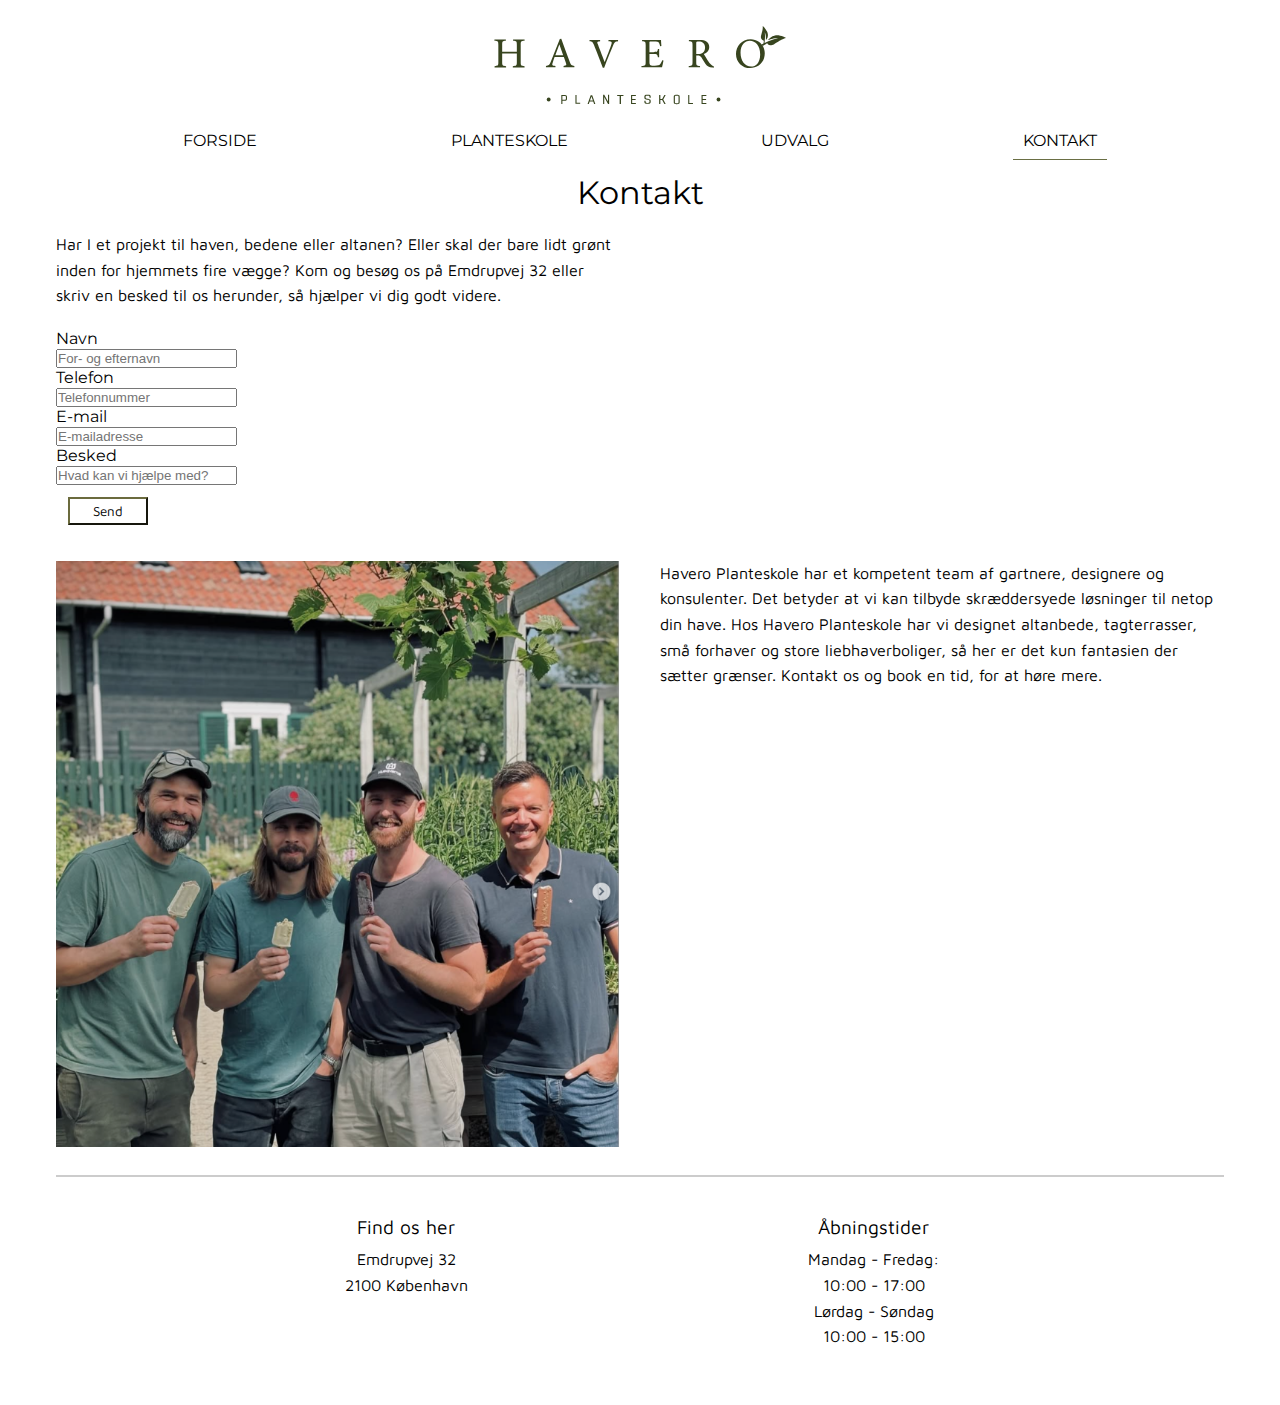
<file: kontakt.html>
<!DOCTYPE html>
<html lang="da">

<head>
    <meta charset="UTF-8">
    <meta name="robots" content="noindex">
    <meta name="viewport" content="width=device-width, initial-scale=1.0">
    <title>Kontakt</title>
    <link rel="stylesheet" href="mutual.css">
    <link rel="stylesheet" href="kontakt.css">
    <link href="https://fonts.googleapis.com/css2?family=Maven+Pro:wght@400..900&display=swap" rel="stylesheet">
    <link href="https://fonts.googleapis.com/css2?family=Montserrat:ital,wght@0,100..900;1,100..900&display=swap"
        rel="stylesheet">
    <link href="https://fonts.googleapis.com/css2?family=Playfair+Display:ital,wght@0,400..900;1,400..900&display=swap"
        rel="stylesheet">
</head>

<body>
    <header>

        <div>
            <a href="index.html"><img class="logo_1" src="img/logo.svg" alt="logo"></a>
            <a href="index.html"><img class="logo_2" src="img/logo2.svg" alt="logo"></a>
        </div>
        <nav>
            <ul class="menu">
                <li><a href="index.html" class="menu-link">Forside</a></li>
                <li><a href="planteskole.html" class="menu-link">Planteskole</a></li>
                <li><a href="udvalg.html" class="menu-link">Udvalg</a></li>
                <li><a href="kontakt.html" class="menu-link active">Kontakt</a></li>
            </ul>

            <div class="burger">
                <div class="line"></div>
                <div class="line"></div>
                <div class="line"></div>
            </div>
        </nav>

    </header>

    <main>
        <h1>Kontakt</h1>
        <div class="grid_container_1">
            <div class="form_wrapper">
                <p>Har I et projekt til haven, bedene eller altanen? Eller skal der bare lidt grønt inden for hjemmets
                    fire vægge? Kom og besøg os på Emdrupvej 32 eller skriv en besked til os herunder, så hjælper vi dig
                    godt videre.</p>
                <form>
                    <div class="form-felt">
                        <label for="navn">Navn</label>
                        <input placeholder="For- og efternavn" id="navn" name="navn" type="text">
                    </div>
                    <div class="form-felt">
                        <label for="tel">Telefon</label>
                        <input placeholder="Telefonnummer" id="tel" name="tel" type="tel">
                    </div>
                    <div class="form-felt">
                        <label for="email">E-mail</label>
                        <input placeholder="E-mailadresse" id="email" name="email" type="email">
                    </div>
                    <div class="form-felt">
                        <label for="besked">Besked</label>
                        <input placeholder="Hvad kan vi hjælpe med?" id="besked" name="besked" type="text">
                    </div>

                    <button type="submit" class="submit">Send</button>
                </form>
            </div>
            <div class="maps_embed">
                <iframe
                    src="https://www.google.com/maps/embed?pb=!1m18!1m12!1m3!1d2247.233441825876!2d12.547938377471795!3d55.71969517307199!2m3!1f0!2f0!3f0!3m2!1i1024!2i768!4f13.1!3m3!1m2!1s0x46525269beb9495b%3A0x66f1aaf4a01db1a2!2sEmdrupvej%2032%2C%202100%20K%C3%B8benhavn!5e0!3m2!1sda!2sdk!4v1734287946159!5m2!1sda!2sdk"
                    width="400" height="300" style="border:0;" allowfullscreen="" loading="lazy"
                    referrerpolicy="no-referrer-when-downgrade"></iframe>
            </div>
        </div>
        <div class="grid_container_2">

            <div class="kontakt_tekst_2">
                <p>Havero Planteskole har et kompetent team af gartnere, designere og konsulenter. Det betyder at vi kan
                    tilbyde skræddersyede løsninger til netop din have. Hos Havero Planteskole har vi designet
                    altanbede,
                    tagterrasser, små forhaver og store liebhaverboliger, så her er det kun fantasien der sætter
                    grænser. Kontakt os og book en tid, for at høre mere. </p>
            </div>
            <div class="kontakt_img">
                <img src="img/kontakt_img.webP" alt="kontakt">
            </div>

        </div>
        <button id="back-to-top" title="Tilbage til toppen">
            <svg width="24" height="24" xmlns="http://www.w3.org/2000/svg" viewBox="0 0 24 24" fill="none"
                stroke="currentColor" stroke-width="2" stroke-linecap="round" stroke-linejoin="round">
                <polyline points="18 15 12 9 6 15"></polyline>
            </svg>
        </button>
    </main>

    <footer>
        <hr>
        <div class="grid_1-1_footer">
            <div class="footer1">
                <p class="footer_overskrift">Find os her</p>
                <p class="footer_tekst">Emdrupvej 32 <br> 2100 København</p>
            </div>
            <div class="footer2">
                <p class="footer_overskrift"> Åbningstider</p>
                <p class="footer_tekst">Mandag - Fredag: <br> 10:00 - 17:00 <br>
                    Lørdag - Søndag <br> 10:00 - 15:00</p>
            </div>
        </div>

    </footer>
    <script src="menu.js"></script>
    <script> src = "javascript/login.js"</script>
</body>

</html>
</file>
<file: mutual.css>
:root {
  --text-color: #111111;
  --hover-color: #6a6f44;
  --knap-color: #6b6b3d;
}
/** Font

Overskrift + menu: Montserrat
Underoverskrifter: Playfair Display
p:  Maven Pro **/

* {
  margin: 0;
  padding: 0;
  box-sizing: border-box;
}

img {
  width: 100%;
}

/** Header **/
/** Menu desktop **/
.menu {
  font-family: montserrat; /** Font **/
  text-transform: uppercase; /** Caps lock **/
  display: flex; /** På linje **/
  justify-content: space-between; /** Lige meget mellemrum **/
  max-width: 1200px; /** Sætter størrelsen **/
  margin-inline: auto; /** Auto i midten **/
  padding-left: 10%; /** Mellemrum venstre **/
  padding-right: 10%; /** Mellemrum højre **/
  list-style: none; /** Fjerner prikker **/
  padding-bottom: 2%; /** Mellemrum i bunden **/
}

/** Tekst i menu **/
.menu a {
  padding: 10px; /** Mellemrum **/
  text-decoration: none; /** Fjerner underscore **/
  color: var(--text-color); /** Tekstfarve sort **/
}

/** underlinje **/
.menu a {
  position: relative;
  text-decoration: none;
  color: black; /** Farve **/
}

/** Underlinje hover **/
.menu a::after {
  content: "";
  position: absolute;
  left: 0; /** Får linjen under tekst **/
  bottom: 0; /** Får linjen under tekst **/
  width: 0; /** Får linjen under tekst **/
  height: 1px; /** Højden på linjen **/
  background: var(--hover-color); /** Farve **/
  transition: width 0.3s ease; /** Tiden og typen af animation **/
}

/** Får underlinje hover til at blive **/
.menu a:hover::after,
.menu a.active::after {
  width: 100%; /** Underlinjen forbliver for aktive links**/
}

/** Logo 1 **/
.logo_1 {
  width: 25%; /** Mindre billede **/
  display: block; /** Gør det muligt at billedet sidder midt **/
  margin: auto; /** Centrerer billede **/
  padding-bottom: 2%; /** Mellemrum i bunden **/
  padding-top: 2%; /** Mellemrum i toppen **/
}

/** Logo 2 **/
.logo_2 {
  display: none; /** Forsvinder i desktop **/
}

/** Menu mobil **/
.burger {
  width: 30px; /** længde på burger ***/
  cursor: pointer; /** Gør menuen klikbar **/
}

.burger .line {
  height: 2px; /** Størrelse på burger streger **/
  background-color: #333333; /** Farve **/
  margin-bottom: 5px; /** Afstand mellem linjer **/
}

/** Burger menu, hentet fra Karolines 03_UX website **/
.burger {
  display: none; /** Fjerner burger i desktop **/
}

@media (max-width: 600px) {
  header {
    display: flex;
    justify-content: space-between; /** Menu højre **/
    box-shadow: 0 2px 4px rgba(0, 0, 0, 0.1); /** Skygge **/
    margin-inline: auto; /** Auto i midten **/
  }

  .logo_2 {
    display: inline; /** Logo_2 synlig i mobil **/
    width: 50px; /** px gør at billede ikke justeres **/
    padding-left: 8%; /** Mellemrum venstre **/
    padding-top: 2%; /** Mellemrum til top **/
  }

  .logo_1 {
    display: none; /** Logo_1 forsvinder i mobil **/
  }

  .menu {
    display: none; /** Menu vises **/
    margin-top: -50px; /** Samme afstand til top = px **/
  }

  .burger {
    display: block; /** Gør burger-menu synlig **/
    margin-left: -20%; /** Mellemrum venstre **/
    margin-top: 60%; /** Mellemrum til top **/
  }

  .burger.active .line:nth-child(1) {
    transform: rotate(45deg) translate(5px, 5px); /** Laver kryds centralt **/
    transition: 0.2s linear; /** Når kryds = glidende **/
  }

  .burger.active .line:nth-child(2) {
    opacity: 0; /** Fjerner streg to i burger så det giver kryds **/
  }

  .burger.active .line:nth-child(3) {
    transform: rotate(-45deg) translate(5px, -5px); /** Laver kryds centralt **/
    transition: 0.2s linear; /** Når kryds = glidende **/
  }

  nav.active .menu {
    display: block; /** Menu bliver synlig **/
    position: absolute; /** Menu kommer ned **/
    background-color: #ffffff; /** Baggrundsfarve **/
    top: 94px; /** Menu kommer rigtig ned **/
    left: 0; /** Fylder det hele **/
    width: 100%; /** Menu fylder hele skærm **/
    box-shadow: 0 10px 10px rgba(0, 0, 0, 0.1); /** Skygge **/
    z-index: 10; /** Rykker menu frem foran alt**/
  }

  nav.active .menu li {
    margin: 5px 5px; /** Mellemrum mellem links **/
  }

  nav.active .menu a {
    font-size: 15px; /** Skriftstørrelse **/
  }

  .menu a:hover::after,
  .menu a.active::after {
    width: 0%; /** Underlinjen forsvinder **/
  }
}

/** Footer desktop **/
.grid_1-1_footer {
  display: grid;
  grid-template-columns: 1fr 1fr; /** 2 kolonner **/
  padding-right: 10%; /** Mellemrum højre **/
  padding-left: 10%; /** Mellemrum venstre **/
  text-align: center; /** Tekst i midten **/
  padding-bottom: 3%; /** Mellemrum i bunden **/
}

/** Overskrift i footer **/
.footer_overskrift {
  font-family: maven pro; /** Font f**/
  font-size: 1.2rem; /** Tekststørrelse **/
  margin-bottom: 1%; /** Mellemrum til bunden **/
}

/** Tekst i footer **/
.footer_tekst {
  font-family: maven pro; /** Font f**/
  font-size: 1rem; /** Tekststørrelse **/
}

/** Streg **/
hr {
  border: 1px solid rgb(204, 204, 204); /** Farve + stregtykkelse **/
  margin-bottom: 3%; /** Mellemrum til bunden **/
}

/** Footer mobil **/
@media (max-width: 600px) {
  /** Overskrift i footer **/
  .footer_overskrift {
    font-size: 1rem; /** Mindre skrift i mobil **/
    margin-bottom: 3%; /** Mellemrum til bunden **/
  }

  /** Tekst i footer **/
  .footer_tekst {
    font-size: 0.8rem; /** Mindre skrift i mobil **/
  }
}

/** Back to top knap **/
/** Chat gpt **/
#back-to-top {
  position: fixed;
  bottom: 20px; /* Afstand fra bunden */
  right: 20px; /* Afstand fra højre */
  width: 70px; /* Øger bredden for en aflang knap */
  height: 40px; /* Beholder højden */
  background-color: white; /* Farve på venstre eksempel */
  border: none;
  box-shadow: 0 4px 6px rgba(0, 0, 0, 0.1); /* Tilføjer en let skygge */
  display: flex;
  align-items: center;
  justify-content: center;
  cursor: pointer;
  opacity: 0; /* Skjul knappen som standard */
  visibility: hidden;
  transition: all 0.3s ease; /* Tilføjer animation ved visning/skjulning */
}

#back-to-top:hover {
  background-color: var(--hover-color); /* Mørkegrøn farve */
  color: white; /* Hvid pil */
}

#back-to-top svg {
  width: 24px;
  height: 24px;
  stroke: black; /* Sort pil som standard */
  transition: stroke 0.3s ease;
}

#back-to-top:hover svg {
  stroke: white; /* Hvid pil ved hover */
}

/* Gør knappen synlig, når der scrolles */
#back-to-top.show {
  opacity: 1;
  visibility: visible;
}

/** LAYOUT **/
/** OVERSKRIFT **/
h1 {
  font-family: montserrat; /** Font **/
  text-align: center; /** H1 i midten **/
  margin-bottom: 20px; /** Afstand til bunden **/
  font-weight: 400; /** Tykkelse på font **/
}

h2 {
  font-family: playfair display;
  text-align: center;
}

/** BRØDTEKST **/
p {
  max-width: 85ch; /** Begrænser til maks. 85 tegn pr. linje **/
  margin: auto; /** Tekst i midten auto **/
  line-height: 1.6; /** Linjehøjde **/
  margin-bottom: 20px; /** Afstand til bunden **/
  font-family: maven pro; /** Font **/
}

/** BODY **/
body {
  max-width: 1200px; /** Størrelsen på skærmen **/
  margin-inline: auto; /** Centrerer alt **/
  padding-left: 1rem; /** Venstre mellemrum **/
  padding-right: 1rem; /** Højre mellemrum **/
}
</file>
<file: kontakt.css>
.grid_container_1,
.grid_container_2 {
  display: flex;
  flex-direction: column;
  gap: 40px;
  margin-bottom: 24px;
}

.grid_container_2 {
  width: 100%;
  height: auto; /* Bevarer billedets proportioner */
}

@media (min-width: 770px) {
  .grid_container_1 {
    flex-direction: row;
  }
  .grid_container_2 {
    flex-direction: row-reverse;
  }
  .form_wrapper,
  .maps_embed,
  .kontakt_tekst_2,
  .kontakt_img {
    width: 50%;
  }
}
.form-felt,
.placeholder {
  width: 100px;
  font-family: montserrat;
}
.submit {
  background-color: #ffffff;
  font-family: maven pro;
  padding: 4px;
  min-height: 24px;
  min-width: 80px;
  margin: 12px;
  border-color: #6b6b3d;
}
.submit:hover {
  cursor: pointer;
  background-color: #6b6b3d;
  color: #ffffff;
}
</file>
